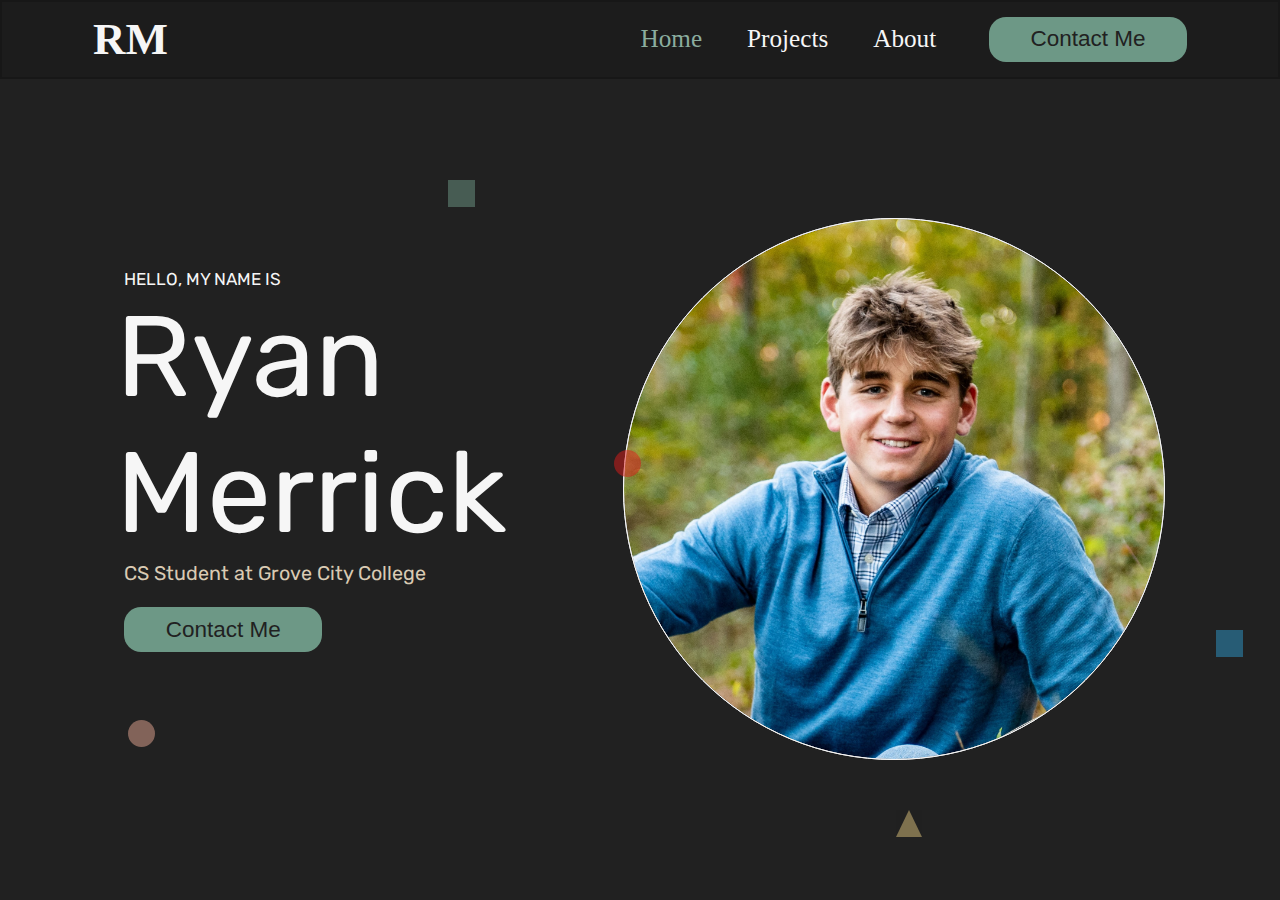
<file: index.html>
<!DOCTYPE html>
<html lang="en">
<head>
    <meta charset="UTF-8">
    <meta name="viewport" content="width=device-width, initial-scale=1.0">
    <link rel="stylesheet" href="style.css">
    <link href='https://fonts.googleapis.com/css?family=Rubik' rel='stylesheet'>
    <script src="script.js"></script> <!-- Load script.js -->
    <title>Homepage</title>

</head>
<body>
    
    <div class="navigationBar">
        <div class="logo">
            <h1>RM</h1>
        </div>
        <div class="hamburger" onclick="toggleDropdown()">☰</div>
        <div class="tabs" id="tabsDropdown">
            <a href="" id="home">Home</a>
            <a href="/Projects/" id="projects">Projects</a>
            <a href="/about/" id="about">About</a>
            <a href="mailto:ryan@merrick.live">
                <button class="contactMe" href="mailto:ryan@merrick.live">Contact Me</button>
            </a>
        </div>

    </div>
    <div class="homePageContainer">
        <div class="intro">
            
            <p class="smallIntro">HELLO, MY NAME IS</p>
            <p class="name">Ryan</p>
            <p class="name">Merrick</p>
            <p class="bio">CS Student at Grove City College</p>
            <a href="mailto:ryan@merrick.live">
                <button class="contactMe" href="mailto:ryan@merrick.live">Contact Me</button>
            </a>
            


        </div>
        <div class="headshot">
            <img class="headshot" src="headshot.jpeg">

        </div>
        



    </div>
    <div class="square" id="square"></div>
    <div class="circle"></div>
    <div class="triangle"></div>
    <div class="square2"></div>
    <div class="circle2"></div>



    
</body>
</html>
</file>
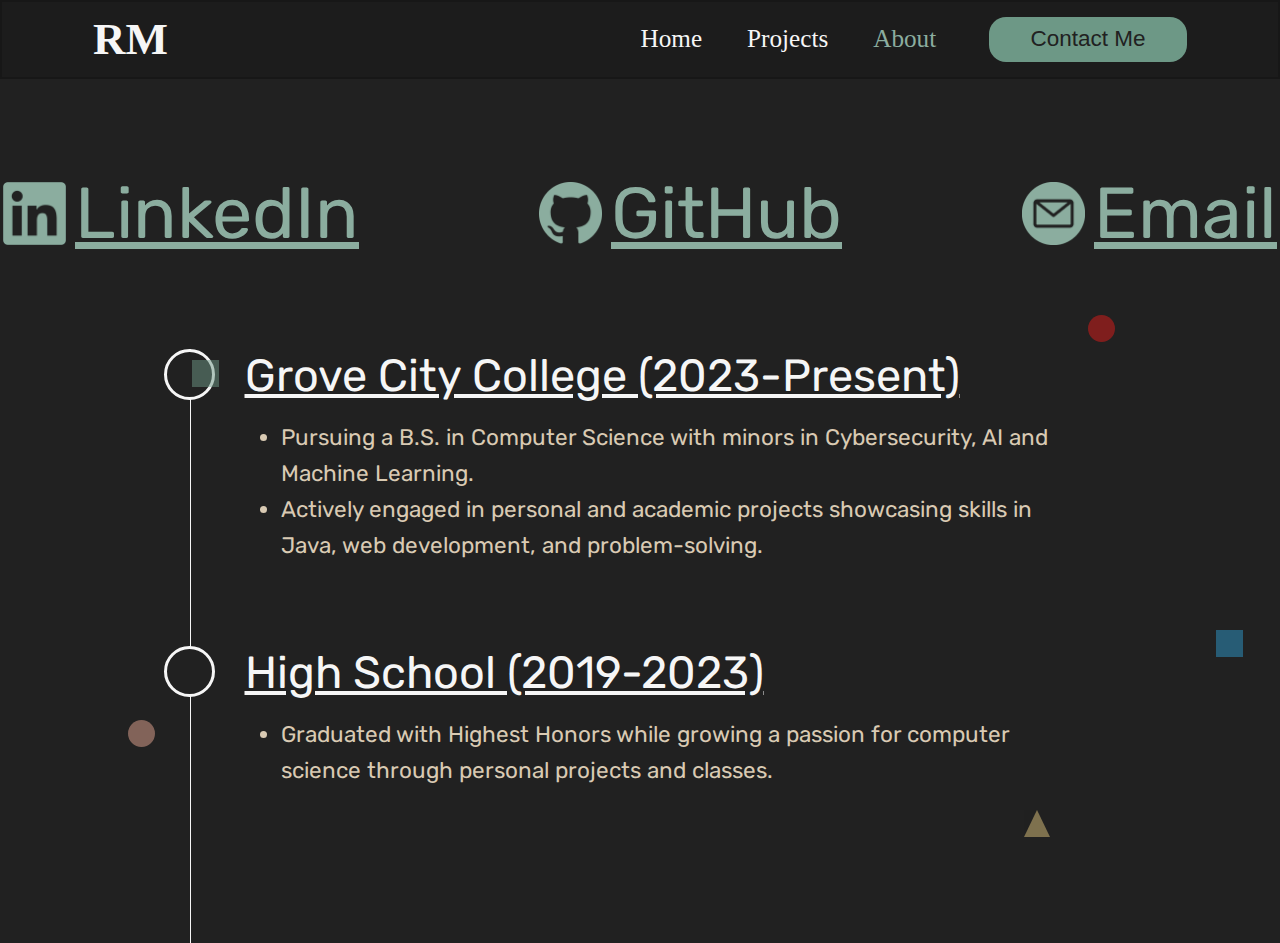
<file: about/index.html>
<!DOCTYPE html>
<html lang="en">
<head>
    <meta charset="UTF-8">
    <meta name="viewport" content="width=device-width, initial-scale=1.0">
    <link rel="stylesheet" href="style.css">
    <link href='https://fonts.googleapis.com/css?family=Rubik' rel='stylesheet'>
    <script src="script.js"></script> <!-- Load script.js -->
    <title>About</title>
    
</head>
<body>
    <div class="navigationBar">
        <div class="logo">
            <h1>RM</h1>
        </div>
        <div class="hamburger" onclick="toggleDropdown()">☰</div>
        <div class="tabs" id="tabsDropdown">
            <a href="/" id="home">Home</a>
            <a href="/Projects/" id="projects">Projects</a>
            <a href="/about/" id="about">About</a>
            <a href="mailto:ryan@merrick.live">
                <button class="contactMe" href="mailto:ryan@merrick.live">Contact Me</button>
            </a>
        </div>

    </div>
    
    <div class="aboutPageContainer">
        <div class="accounts">
            <div class="account-item">
                <img class="accountLogo" src="LinkedInLogo.png" alt="LinkedInLogo">
                <a href="https://www.linkedin.com/in/ryan-merrick-w/">LinkedIn</a>

            </div>
            
            <div class="account-item">
                <img class="accountLogo" src="GitHubLogo.png" alt="GitHubLogo">
                <a href="https://github.com/ryanwmerrick/ryanwmerrick.github.io">GitHub</a>

            </div>
            <div class="account-item">
                <img class="accountLogo" src="EmailLogo.png" alt="EmailLogo">
                <a href="mailto:ryan@merrick.live"> Email</a>

            </div>
        </div>
        <div class="history">
            <div class="event">
                <div class="circleBullett">

                </div>
                <p class="eventLabel">Grove City College (2023-Present)</p> 
                <ul class="eventDescription"> 
                    <li>Pursuing a B.S. in Computer Science with minors in Cybersecurity, AI and Machine Learning.</li>
                    <li>Actively engaged in personal and academic projects showcasing skills in Java, web development, and problem-solving.</li>
                </ul>
        
            </div>
            <div class="event">
                <div class="circleBullett">

                </div>
                <p class="eventLabel">High School (2019-2023)</p> 
                <ul class="eventDescription"> 
                    <li>Graduated with Highest Honors while growing a passion for computer science through personal projects and classes.</li>
                </ul>
            </div>
        </div>
    </div>
    <div class="square" ></div>
    <div class="circle" ></div>
    <div class="triangle"></div>
    <div class="square2"></div>
    <div class="circle2" id="circle"></div>
    
</body>
</html>
</file>
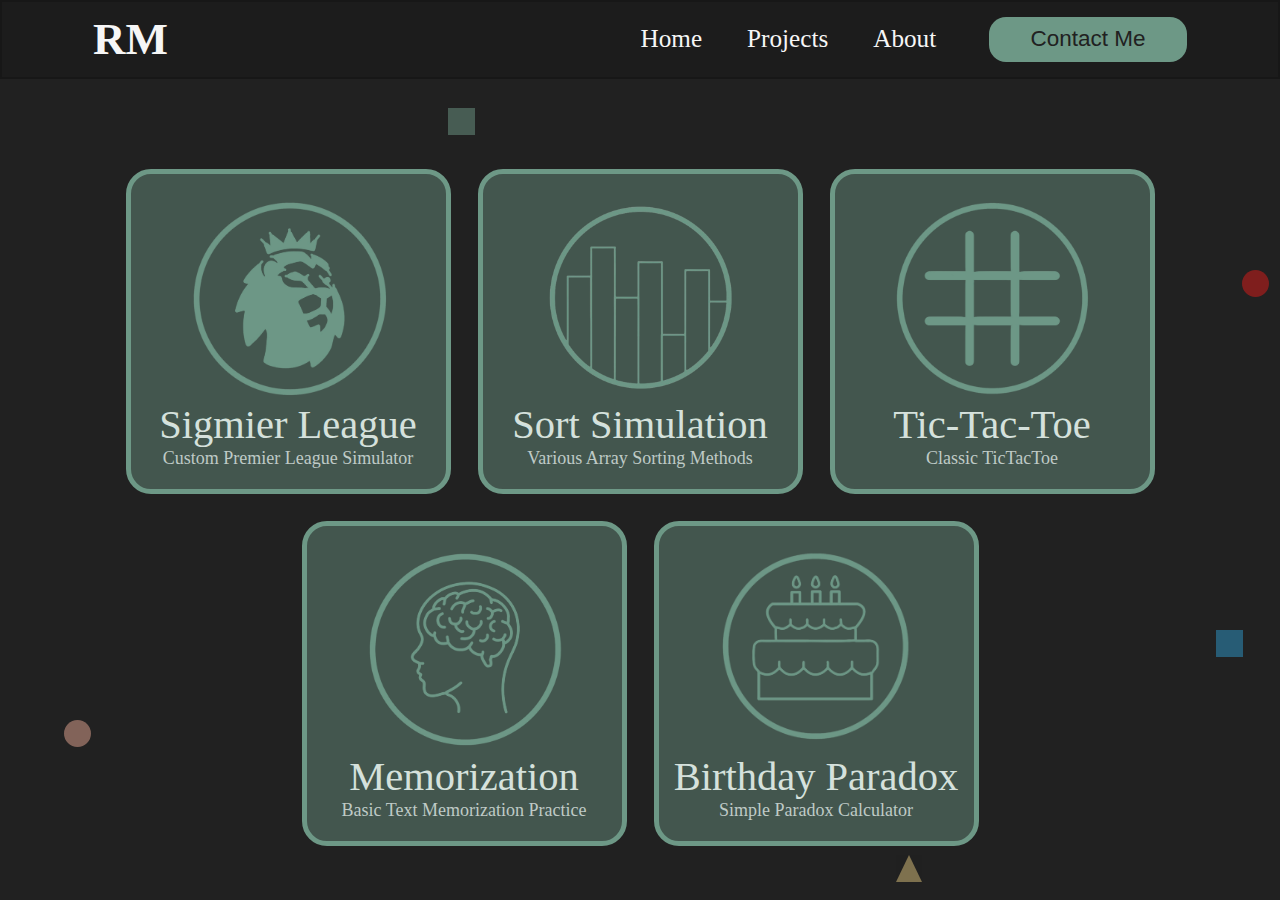
<file: Projects/index.html>
<!DOCTYPE html>
<html lang="en">
<head>
    <meta charset="UTF-8">
    <meta name="viewport" content="width=device-width, initial-scale=1.0">
    <link rel="stylesheet" href="style.css">
    <link href='https://fonts.googleapis.com/css?family=Rubik' rel='stylesheet'>
    <script src="script.js"></script>

    <title>Projects</title>
    
</head>
<body>

    <div class="navigationBar">
        <div class="logo">
            <h1>RM</h1>
        </div>
        <div class="hamburger" onclick="toggleDropdown()">☰</div>
        <div class="tabs" id="tabsDropdown">
            <a href="/" id="home">Home</a>
            <a href="/Projects/" id="projects">Projects</a>
            <a href="/about/" id="about">About</a>
            <a href="mailto:ryan@merrick.live">
                <button class="contactMe" id="contactMeSmall" href="mailto:ryan@merrick.live">Contact Me</button>
            </a>
        </div>

    </div>
    

    <div class="projectContainer">

        <a class="project" href="sigmierLeague/">
            <img class="projectLogo" src="logos/sigmier.png" >
            <p class="projectLabel">Sigmier League</p>
            <p class="projectDescription">Custom Premier League Simulator</p>
        </a>

        <a class="project" href="sorting/">
            <img class="projectLogo" src="logos/sorting.png" >
            <p class="projectLabel">Sort Simulation</p>
            <p class="projectDescription">Various Array Sorting Methods</p>
        </a>

        <a class="project" href="tictactoe/">

            <img class="projectLogo" src="logos/tictactoe.png" >
            <p class="projectLabel"> Tic-Tac-Toe</p>
            <p class="projectDescription">Classic TicTacToe</p>

        </a>
        <a class="project" href="memorization/">
            <img class="projectLogo" src="logos/memory.png" >
            <p class="projectLabel">Memorization</p>
            <p class="projectDescription">Basic Text Memorization Practice</p>
        </a>
        <a class="project" href="birthdaycalc/">
            <img class="projectLogo" src="logos/birthday.png" >
            <p class="projectLabel">Birthday Paradox</p>
            <p class="projectDescription">Simple Paradox Calculator</p>
        </a>
        
        
    </div>
    <div class="square" id="square"></div>
    <div class="circle"></div>
    <div class="triangle"></div>
    <div class="square2"></div>
    <div class="circle2"></div>
    

</body>
</html>
</file>
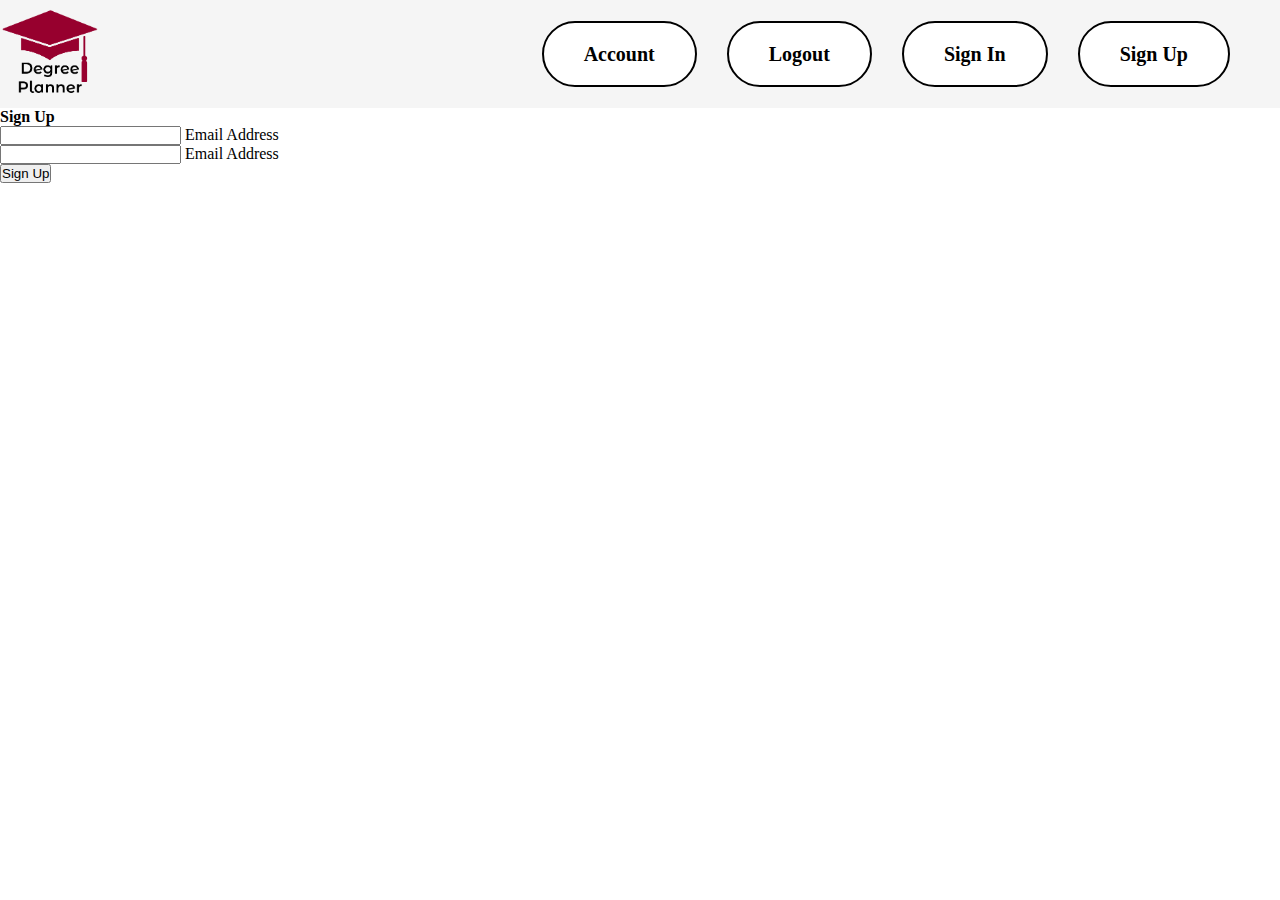
<file: Projects/majorplanner/index.html>
<!DOCTYPE html>
<html lang="en">
<head>
    <meta charset="UTF-8">
    <meta name="viewport" content="width=device-width, initial-scale=1.0">
    <link rel="stylesheet" href="style.css">
    

    
    <title>Major Planner GCC</title>
</head>
<body>

    <div class="nav_bar_container">
        <!-- logo -->
        <a href="#">
            <img class="logo" src="logo.png" alt="Degree Planner">
        </a>
        <!-- tabs -->
        <ul class="tabs">
            <li class="logged-in">
                <a href="#" class="modal-trigger" data-target="modal-account">Account</a>
            </li>
            <li class="logged-in">
                <a href="#" class="modal-trigger" data-target="modal-logout">Logout</a>
            </li>
            <li class="logged-out">
                <a href="#" class="modal-trigger" data-target="modal-signin">Sign In</a>
            </li>
            <li class="logged-out">
                <a href="#" class="modal-trigger" data-target="modal-signup">Sign Up</a>
            </li>
            
        </ul>

    </div>
    <!-- SIGN UP MODAL -->
     <div id="modal-signup" class="modal">
        <div class="modal-content">
            <h4>Sign Up</h4>
            <form id="sign-up-form">
                <!-- Email Box -->
                <div class="input-box">
                    <input type="email" id="sign-up-email" required>
                    <label for="sign-up-email">Email Address</label>
                </div>
                <!-- Password Box -->
                <div class="input-box">
                    <input type="email" id="sign-up-password" required>
                    <label for="sign-up-password">Email Address</label>
                </div>

            </form>
            <button>Sign Up</button>

        </div>
    
    </div>
    
     <!-- LOGIN MODAL -->
    <div id="modal-signin" class="modal" style="display: none;">
        <div class="modal-content">
            <h4>Sign In</h4>
            <form id="sign-up-form">
                <!-- Email Box -->
                <div class="input-box">
                    <input type="email" id="sign-in-email" required>
                    <label for="sign-in-email">Email Address</label>
                </div>
                <!-- Password Box -->
                <div class="input-box">
                    <input type="email" id="sign-in-password" required>
                    <label for="sign-in-password">Email Address</label>
                </div>

            </form>
            <button>Sign In</button>

        </div>


    </div>
     
    
    <!-- Import Materialize JS (at the end of the body) -->
    <script src="https://cdnjs.cloudflare.com/ajax/libs/materialize/1.0.0/js/materialize.min.js"></script>

    <script>
        document.addEventListener("DOMContentLoaded", function() {
            // Initialize all modals
            var modals = document.querySelectorAll('.modal');
            M.Modal.init(modals);
        });
    </script>

     
    
    

</body>
</html>
</file>
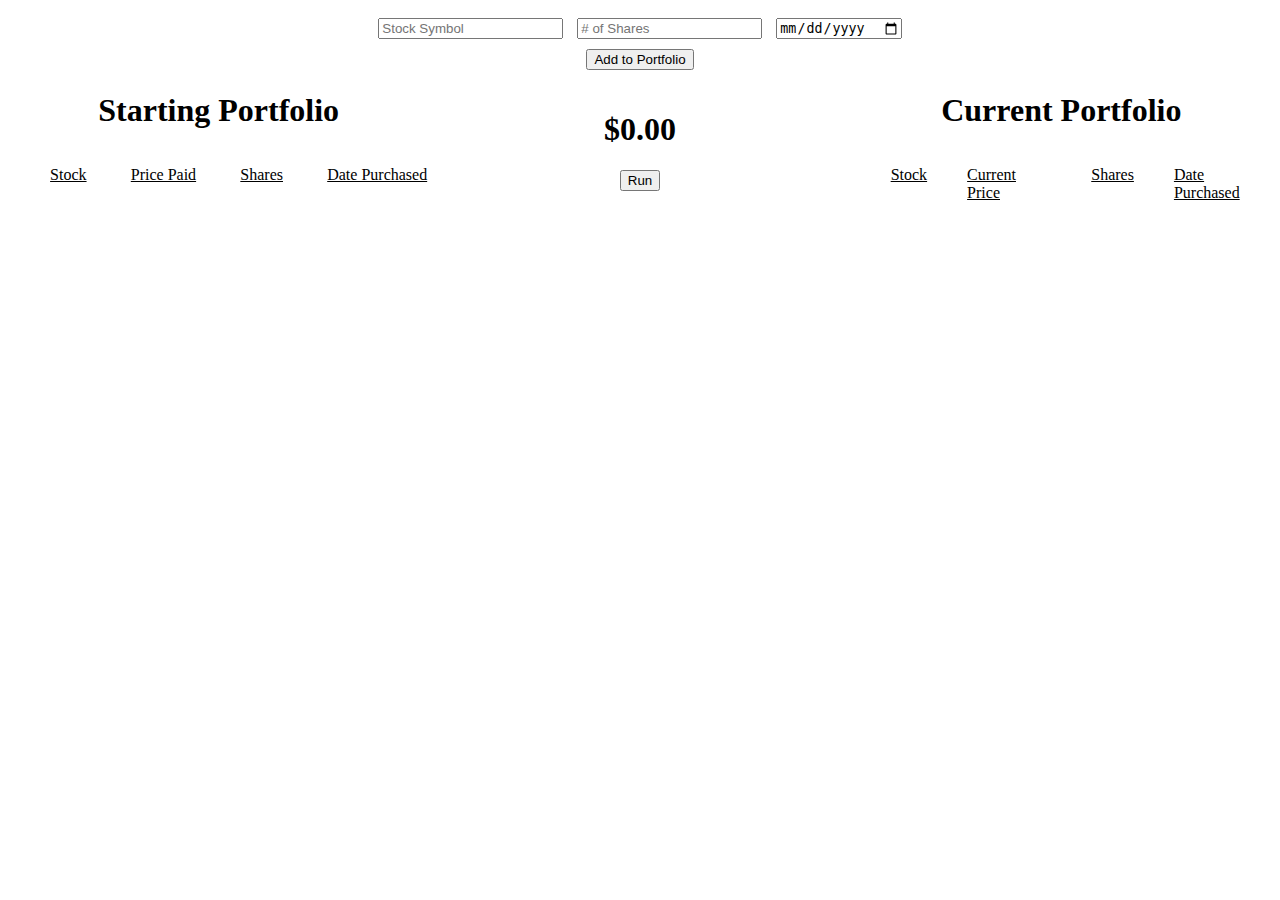
<file: Projects/marketsimulator/index.html>
<!DOCTYPE html>
<html lang="en">
<head>
    <meta charset="UTF-8">
    <meta name="viewport" content="width=device-width, initial-scale=1.0">
    <link rel="stylesheet" href="style.css">
    <script src="script.js" defer></script>
    <title>Stock Market Simulator</title>
</head>
<body>
    <div class="addStock">
        <div>
            <!-- Input Stock Text Box -->
            <input type="text" placeholder="Stock Symbol" size="20" name="stock" id="stock">
            
            <!-- Input Number of Shares Box -->
            <input type="number" placeholder="# of Shares" size="10"name="shares" id="shares">

            <!-- Input Purchase Date Box -->
            <input type="date" placeholder="Date of Purchase" size="15" name="date" id="date">

        </div>
        <div>
            <!-- Submit data in boxes button -->
            <input type="submit" value="Add to Portfolio" id="add" onclick="addToPortfolio()">
        </div>
    </div>  


    
    
    <div class="changingContainer">

        <!-- LEFT SIDE OF SCREEN with all the lists within the portfolio including stock symbols, shares, and dates purchased-->
        <div class="portfolioContainer">
            <!-- "Portfolio" Label on left side of screen -->
            <div id="portfolioHeader">
                <h1>Starting Portfolio</h1>
            </div>
            <div class="portfolioData">
                <ul id="stockList">
                    <li><u>Stock</u></li>
                </ul>
                <ul id="priceList">
                    <li><u>Price Paid</u></li>
                </ul>
                <ul id="sharesList">
                    <li><u>Shares</u></li>
                </ul>
                <ul id="datesList">
                    <li><u>Date Purchased</u></li>
                </ul>
            </div>
        </div>
        <!-- CENTER OF SCREEN with the money information -->
        <div class="moneyContainer">
                <h1 id="money">$0.00</h1>
                <input type="submit" value="Run" id="run" onclick="updatePortfolio()">
        </div>
        <!-- Submit data in boxes button -->
        


        <!-- RIGHT SIDE OF SCREEN with all the lists within the portfolio including stock symbols, shares, and dates purchased-->
        <div class="portfolioContainer">
            <!-- "Portfolio" Label on left side of screen -->
            <div id="portfolioHeader">
                <h1>Current Portfolio</h1>
            </div>
            <div class="portfolioData">
                <ul id="newStockList">
                    <li><u>Stock</u></li>
                </ul>
                <ul id="newPriceList">
                    <li><u>Current Price</u></li>
                </ul>
                
                <ul id="newSharesList">
                    <li><u>Shares</u></li>
                </ul>

                <ul id="newDatesList">
                    <li><u>Date Purchased</u></li>
                </ul>
            </div>
        </div>
    </div>  

    
    
</body>
</html>
</file>
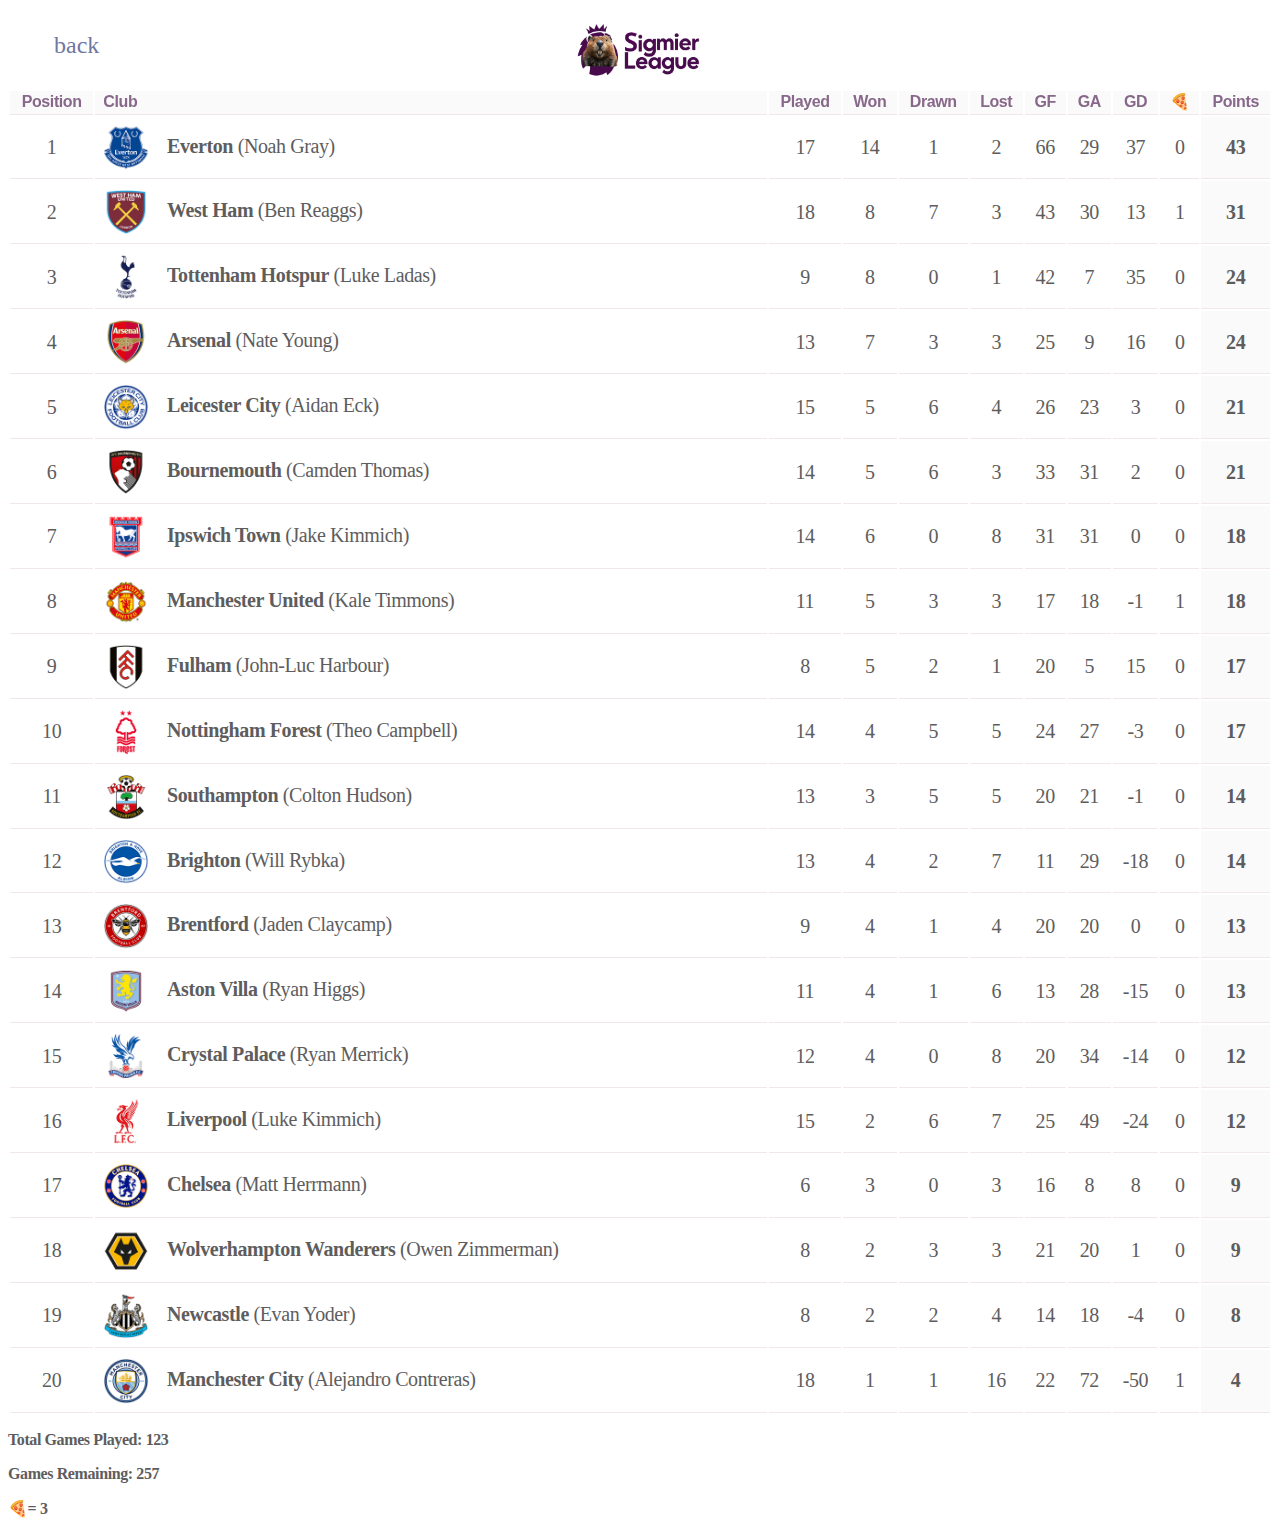
<file: Projects/sigmierLeague/index.html>
<!DOCTYPE html>
<html lang="en">
<head>
    <meta charset="UTF-8">
    <meta name="viewport" content="width=device-width, initial-scale=1.0">
    <link rel="stylesheet" href="style.css">
    <script src="script.js" defer></script>
    <title>Sigmier League</title>
</head>
<body>
    <!-- Back Button -->
    <a class="backButton" href="../index.html">back</a>
    <!-- Back Button -->
    <div class="table-wrapper">
        <img class="leagueLogo"src="images/SigmierLeagueLogo.png" alt="League Logo">
        
        <table class="leaderboard">
            <thead class="topRow">
                <tr>
                    <th>Position</th>
                    <th class="club" > Club</th>
                    <th>Played</th>
                    <th>Won</th>
                    <th>Drawn</th>
                    <th>Lost</th>
                    <th>GF</th>
                    <th>GA</th>
                    <th>GD</th>
                    <th>🍕</th>
                    <th class="points" id="points_label">Points</th>
                </tr>
                
            </thead>
        </table>
        <h3 class="numGames"></h3>
        <h3 class="numRemaining"></h3>
        <h3 class="zaCount"></h3>

    </div>
    
</body>
</html>
</file>
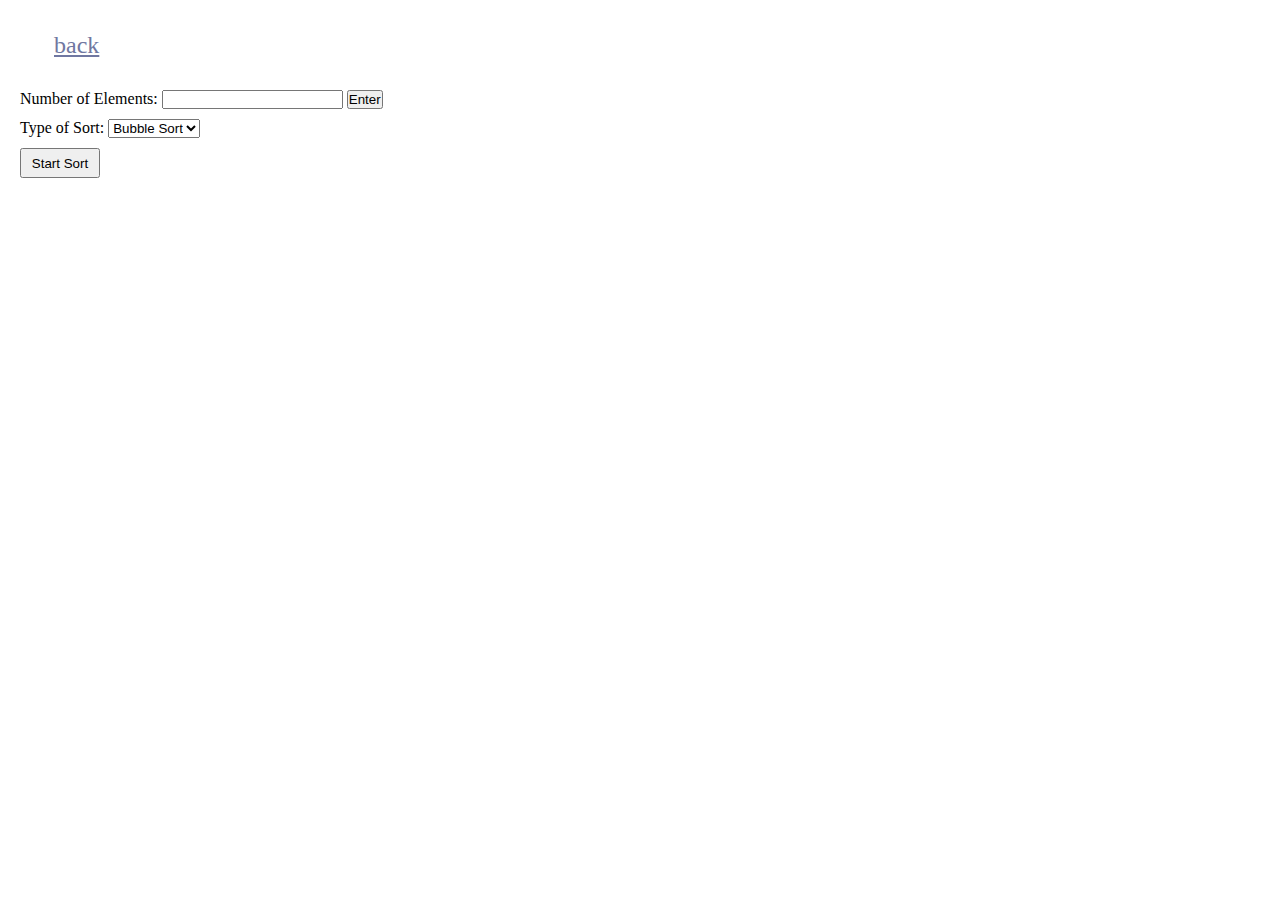
<file: Projects/sorting/index.html>
<!DOCTYPE html>
<html lang="en">
<head>
    <meta charset="UTF-8">
    <meta name="viewport" content="width=device-width, initial-scale=1.0">
    <link rel="stylesheet" href="style.css">
    <script src="script.js" defer></script>
    <title>Sorting</title>
</head>
<body>
    <!-- Back Button -->
    <a class="backButton" href="../index.html">back</a>
    <!-- Back Button -->


    <div class="inputContainer">
        <!-- Number of Elements input Line -->
        <div class="numElementsContainer">
            <label for="numElements">Number of Elements:</label>
            <input type="text" id="numElements">
            <button onclick="makeRectangles()">Enter</button>
        </div>
        <!-- Choose type of Sort Drop Down -->
        <div class="sortSelectionContainer">
            <label for="sortSelection">Type of Sort:</label>
            <select name="sorts" id="sortSelection">
                <option value="bubbleSort">Bubble Sort</option>
                <option value="mergeSort">Merge Sort</option>
                
            </select>
        </div>
        <!-- Start sort -->
        <div class="startStopContainer">
            <button onclick="startSort()">Start Sort</button>
            <!-- <button>Pause Sort</button> -->
        
        </div>
        <!-- <div class="speedContainer">
            <button>Slow Down</button>
            <button>Speed Up</button>
        </div> -->
        
    </div>

    
    <div class="rectangles">
    </div>


    
</body>
</html>
</file>
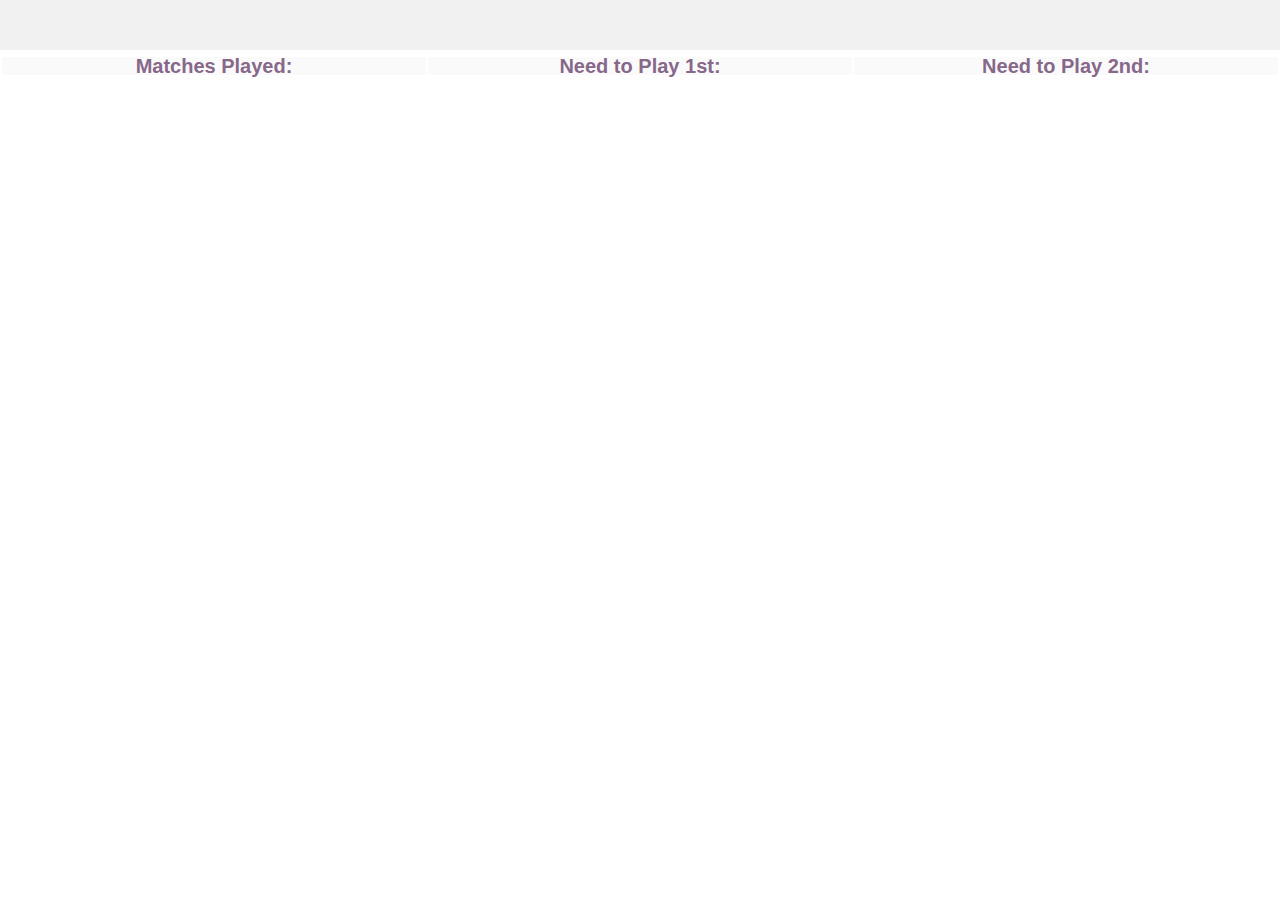
<file: Projects/sigmierLeague/clubPage/index.html>
<!DOCTYPE html>
<html lang="en">
<head>
    <meta charset="UTF-8">
    <meta name="viewport" content="width=device-width, initial-scale=1.0">
    <title>Club Info</title>
    <link rel="stylesheet" href="style.css">
    <script src="../script.js" defer></script>
</head>
<body onload="getURLParam('team')" >
    <div>
    <div class="clubInfo">
    </div>

   
    <table class="infoTable">

        <thead>
            <tr class="topRow">
                <th class="matchesCol">Matches Played:</th>
                <th class="needPlayCol">Need to Play 1st:</th>
                <th class="needPlayCol">Need to Play 2nd:</th>
            </tr>


        </thead>
    </table>

    
</body>
</html>
</file>
<file: style.css>
/* NAVIGATION BAR */
*{
    padding: 0;
    margin: 0;

    background-color: #212121;
}
.navigationBar{
    height: 8.3vh;
    display: flex;
    justify-content: space-between;
    padding: 0px 10.1vh;

    background-color: #1c1c1c;
    border: 2px solid #171717;
}
.logo{
    display: flex;
    align-items: center;

    color: #F6F6F6;
    background-color: #1c1c1c;
}
.logo h1{
    background-color: #1c1c1c;
    font-size: 5vh;

    
}
.tabs{
    display:flex;
    justify-content: space-evenly;
    align-items: center;
    gap: 5vh;

    background-color: #1c1c1c;

}
.tabs a{
    text-decoration: none;
    background-color: #1c1c1c;
    color: #F6F6F6;
    font-size: 2.8vh;
}
.tabs a:hover{
    color: #6D9886;
}
.contactMe{
    width: 22vh;
    height: 5vh;
    display: inline-flex;
    align-items: center;
    justify-content: center;
    border-radius: 1.9vh;
    margin-left: 0.88vh;

    background-color: #6D9886;
    color: #212121;
    font-size: 2.5vh;
    border: none;
    
}
.contactMe:hover{
    background-color: #8bad9f;
}

.hamburger{
    display: none;
    font-size: 4vh;
    color: #F6F6F6;
    cursor: pointer;
    background-color: #1c1c1c;

}

/* NAVIGATION BAR */

#home{

    color: #8bad9f;
}


.homePageContainer{
    height: calc(100vh - 8.89vh);
    display: flex;
    justify-content: space-evenly;
    align-items: center;
    
}
.intro{

    display: flex;
    flex-direction: column;
    padding-bottom: 6.3vh;
    
    
}

.smallIntro{
    color:#F6F6F6;
    font-family: 'Rubik';

    padding-left: 0.88vh;
    font-size: 1.9vh;
    
}
.name{
    color: #F6F6F6;
    font-family: 'Rubik';
    font-size: 12.7vh;
}
.bio{
    padding-bottom: 2.5vh;
    padding-left: 0.88vh;
    color: #D9CAB3;
    font-family: 'Rubik';
    font-size: 2.2vh;
}


.headshot{
    width: 60vh;
    height: 60vh;
    border-radius: 50%;
    outline: 1px solid #F6F6F6;

}
.square{
    position: fixed;
    top: 20%;
    left: 35%;
    width: 3vh;
    height: 3vh;
    background-color: #6D9886;
    opacity: 50%;
    
}
.circle{
    position: fixed;
    top: 80%;
    left:10%;
    border-radius: 50%;
    width: 3vh;
    height:3vh;

    background-color: #e4a691;
    opacity: 50%;
}

.triangle{
    position: fixed;
    top: 90%;
    left: 70%;
    width: 0; /* Set width to 0 because the size is defined by borders */
    height: 0; /* Set height to 0 */
    border-left: 1.5vh solid transparent;
    border-right: 1.5vh solid transparent;
    border-bottom: 3vh solid #DCC17C;
    opacity: 50%;
}
.square2{
    position: fixed;
    top: 70%;
    left: 95%;
    width: 3vh;
    height: 3vh;
    background-color: #2D97C9;
    opacity: 50%;

}
.circle2{
    position: fixed;
    top: 50%;
    left:48%;
    border-radius: 50%;
    width: 3vh;
    height:3vh;

    background-color: #dd1c1a;
    opacity: 50%;

}


/* FOR MOBILE DEVICE */

@media only screen and (max-width: 760px) {

    /* Responsive styles for larger screens (tablets and desktops) */
        
        .logo{
            padding-left: 2vh;
        }
    
        .navigationBar {
            width: 99%;
            display: flex;
            flex-direction: row;
            justify-content: space-between;
            padding: 0;
            
    
        }
        .tabs{
            display: none; /* Hidden by default */
            position: absolute;
            top: 8.8vh; 
            right: 0.4vh;
            flex-direction: column;
            gap:2vh;
            
            
            background-color: #1c1c1c;
            border-top: 1px solid #171717;
            padding: 1vh;
            
            
            
        }
        .tabs a, .tabs button {
            font-size: 2.5vh;
            width: 100%;
            display: flex;
            justify-content: center;
        }
    
        .hamburger {
            padding-right: 2vh;
            display: flex; 
            align-items: center;
            justify-content: center; 
        }
      
    
        .homePageContainer{
            width: 100%;
            display: flex;
            flex-direction: column;
            justify-content: space-evenly;
            
            
        }
        .intro {
            width: 90%; 
            padding-bottom: 0vh;
           
        }
    
        .headshot {
            width: 35vh; 
            height: 35vh;
            z-index: 1;
        }
        .square{
    
            left: 75%;
        }
        .triangle{
    
            left: 75%;
            z-index: 0;
        }
        .circle2{
            top: 55%;
            left: 60%;
        }
        
    }
</file>
<file: about/style.css>
*{
    padding: 0;
    margin: 0;

    background-color: #212121;
}

/* Navigation Bar */
.navigationBar{
    height: 8.3vh;
    display: flex;
    justify-content: space-between;
    padding: 0vh 10.1vh;

    background-color: #1c1c1c;
    border: 2px solid #171717;
}
.logo{
    display: flex;
    align-items: center;

    color: #F6F6F6;
    background-color: #1c1c1c;
}
.logo h1{
    background-color: #1c1c1c;
    font-size: 5vh;

    
}
.tabs{
    display:flex;
    justify-content: space-evenly;
    align-items: center;
    gap: 5vh;

    background-color: #1c1c1c;

}
.tabs a{
    text-decoration: none;
    background-color: #1c1c1c;
    color: #F6F6F6;
    font-size: 2.8vh;
}
.tabs a:hover{
    color: #6D9886;
}
.contactMe{
    width: 22vh;
    height: 5vh;
    display: inline-flex;
    align-items: center;
    justify-content: center;
    border-radius: 1.9vh;
    margin-left: 0.88vh;

    background-color: #6D9886;
    color: #212121;
    font-size: 2.5vh;
    border: none;
    
}
.contactMe:hover{
    background-color: #8bad9f;
}

.hamburger{
    display: none;
    font-size: 4vh;
    color: #F6F6F6;
    cursor: pointer;
    background-color: #1c1c1c;

}

#about{
    color:#8bad9f;
}
/* NAVIGATION BAR END */


.aboutPageContainer{
    
    display: flex;
    flex-direction: column;
    justify-content: center;
    align-items: center;
    
}
.accounts{
    height:30vh;
    width: 100vh;
    display: flex;
    gap: 20vh;
    justify-content: center;
    
    
    align-items: center;
    
    

}

.account-item{
    display: flex;
    align-items: center;
    justify-content: center;
    
    
    font-family: 'Rubik';
    font-size: 8vh;
    text-align: center;
    
}
.account-item a{
    color: #8bad9f;
}
.account-item a:hover{
    color: #6D9886;
}
.accountLogo{
    width: 7vh;
    height: 7vh;
    margin-right: 1vh;
}
.emailLogo{
    width: 5vh;
    height: 5vh;
}

.event{
    width: 100vh;
    height: 33vh;
    border-left: 0.2vh solid #F6F6F6;
    position: relative;
}
.circleBullett{
    border: 0.4vh solid #F6F6F6;
    width: 5vh;
    height: 5vh;
    border-radius: 50%;

    position: absolute;
    top: 0;
    left: -2.9vh;


}
.eventLabel{
    padding-top: 0vh;
    padding-left: 6vh;
    color: #F6F6F6;
    font-family: 'Rubik';
    font-size: 5vh;
    text-decoration: underline;
}
.eventDescription{
    padding-top: 2vh;
    padding-left: 10vh;
    color: #D9CAB3;
    font-family: 'Rubik';
    font-size: 2.5vh;
    line-height: 4vh; 

}

.square{
    position: fixed;
    top: 40%;
    left: 15%;
    width: 3vh;
    height: 3vh;
    background-color: #6D9886;
    opacity: 50%;
    
}
.circle{
    position: fixed;
    top: 80%;
    left:10%;
    border-radius: 50%;
    width: 3vh;
    height:3vh;

    background-color: #e4a691;
    opacity: 50%;
}

.triangle{
    position: fixed;
    top: 90%;
    left: 80%;
    width: 0; /* Set width to 0 because the size is defined by borders */
    height: 0; /* Set height to 0 */
    border-left: 1.5vh solid transparent;
    border-right: 1.5vh solid transparent;
    border-bottom: 3vh solid #DCC17C;
    opacity: 50%;
}
.square2{
    position: fixed;
    top: 70%;
    left: 95%;
    width: 3vh;
    height: 3vh;
    background-color: #2D97C9;
    opacity: 50%;

}
.circle2{
    position: fixed;
    top: 35%;
    left:85%;
    border-radius: 50%;
    width: 3vh;
    height:3vh;

    background-color: #dd1c1a;
    opacity: 50%;

}

/* FOR MOBILE DEVICE */

@media only screen and (max-width: 760px) {
    html, body{
        overflow-x: hidden;
    }
    .logo {
        padding-left: 2vh;
    }
    .navigationBar {
        width: 100%;
        display: flex;
        flex-direction: row;
        justify-content: space-between;
        padding: 0;
    }
    .tabs {
        display: none; /* Hidden by default */
        position: absolute;
        top: 8.8vh;
        right: 0.4vh;
        flex-direction: column;
        gap: 2vh;
        background-color: #1c1c1c;
        border-top: 1px solid #171717;
        padding: 1vh;
    }
    .tabs a {
        font-size: 2.5vh;
        width: 100%;
        display: flex;
        justify-content: center;
    }
    .hamburger {
        padding-right: 2vh;
        display: flex;
        align-items: center;
        justify-content: center;
    }
    .aboutPageContainer {
        width: 95%; /* Adjust width slightly larger for small screens */
        padding: 2vh; /* Adding padding to ensure content spacing */
        display: flex;
        flex-direction: column;
        align-items: center;
        margin: auto; /* Center the container */
        overflow-x: hidden;
    }
    .accounts {
        width: 100%; /* Full width for row layout */
        display: flex;
        flex-direction: column; /* Column layout for small screens */
        align-items: center;
        gap: 2vh;
    }
    .account-item {
        font-size: 3vh; /* Reduced font size */
        margin-bottom: 1vh; /* Adding space between items */
    }
    .accountLogo {
        width: 5vh; /* Reduced logo size */
        height: 5vh;
    }
    .event {
        width: 100%;
        height: auto;
        border: none;
    }
    .circleBullett {
        width: 4vh; /* Reduced bullet size */
        height: 4vh;
        left: 0vh; /* Adjusted left positioning */
    }
    .eventLabel {
        font-size: 4vh; /* Reduced event label font size */
    }
    .eventDescription {
        font-size: 2vh; /* Reduced description font size */
    }
    .square{
        top: 60vh;
        left: 5vh;
    }
    .circle{
        top: 90vh;
        left: 3vh;
    }
    .triangle{
        left: 53vh;
        z-index: auto;
    }
    .square2{
        left: 54vh;
    }
    .circle2{
        top: 20vh;
        left:  45vh;
    }
}
</file>
<file: Projects/style.css>
*{
    padding: 0;
    margin: 0;
    background-color: #212121;
}

/* NAVIGATION BAR */

.navigationBar{
    height: 8.3vh;
    display: flex;
    justify-content: space-between;
    padding: 0px 10.1vh;

    background-color: #1c1c1c;
    border: 2px solid #171717;
    z-index: 2;
}
.logo{
    display: flex;
    align-items: center;

    color: #F6F6F6;
    background-color: #1c1c1c;
}
.logo h1{
    background-color: #1c1c1c;
    font-size: 5vh;

    
}
#tabsDropdown{
    z-index: 2;

}
.tabs{
    display:flex;
    justify-content: space-evenly;
    align-items: center;
    gap: 5vh;

    background-color: #1c1c1c;

}
.tabs a{
    text-decoration: none;
    background-color: #1c1c1c;
    color: #F6F6F6;
    font-size: 2.8vh;
}
.tabs a:hover{
    color: #6D9886;
}
.contactMe{
    width: 22vh;
    height: 5vh;
    display: inline-flex;
    align-items: center;
    justify-content: center;
    border-radius: 1.9vh;
    margin-left: 0.88vh;

    background-color: #6D9886;
    color: #212121;
    font-size: 2.5vh;
    border: none;
    
}
.contactMe:hover{
    background-color: #8bad9f;
}

.hamburger{
    display: none;
    font-size: 4vh;
    color: #F6F6F6;
    cursor: pointer;
    background-color: #1c1c1c;

}

/* NAVIGATION BAR */

.projectContainer{
    display: flex;
    flex-wrap: wrap;
    
    align-items: center;
    justify-content: center;
    gap: 3vh;        
    margin-top: 10vh;

}

.project{
    display: flex;
    align-items: center;
    justify-content: center;
    flex-direction: column;
    

    font: 'Rubik';
    color: #d5e1dc;
    text-decoration: none;
    border: 5px solid #6D9886;
    border-radius: 25px;
    background-color: #43564E;
    
    z-index: 1;
    min-width: 35vh;
    /* height: 35vh; */
    aspect-ratio: 1;

}
.project:hover,
.project:hover .projectLogo, 
.project:hover .projectLabel, 
.project:hover .projectDescription {
    background-color: #547768;
}

.projectLogo{
    width:23vh;
    background-color: #43564E;
    
}
.projectLabel{
    font: 'Rubik';
    font-size: 4.5vh;
    background-color: #43564E;
}
.projectDescription{
    font: 'Rubik';
    font-size: 2vh;
    
    background-color: #43564E;
    color: #bfcac6;
}

.square{
    position: fixed;
    top: 12%;
    left: 35%;
    width: 3vh;
    height: 3vh;
    background-color: #6D9886;
    opacity: 50%;
    
}
.circle{
    position: fixed;
    top: 80%;
    left:5%;
    border-radius: 50%;
    width: 3vh;
    height:3vh;

    background-color: #e4a691;
    opacity: 50%;
}

.triangle{
    position: fixed;
    top: 95%;
    left: 70%;
    width: 0; /* Set width to 0 because the size is defined by borders */
    height: 0; /* Set height to 0 */
    border-left: 1.5vh solid transparent;
    border-right: 1.5vh solid transparent;
    border-bottom: 3vh solid #DCC17C;
    opacity: 50%;
}
.square2{
    position: fixed;
    top: 70%;
    left: 95%;
    width: 3vh;
    height: 3vh;
    background-color: #2D97C9;
    opacity: 50%;

}
.circle2{
    position: fixed;
    top: 30%;
    left:97%;
    border-radius: 50%;
    width: 3vh;
    height:3vh;

    background-color: #dd1c1a;
    opacity: 50%;

}


/* FOR MOBILE DEVICE */

@media only screen and (max-width: 760px) {

    .logo{
        padding-left: 2vh;
    }


    .navigationBar {
        width: 99%;
        display: flex;
        flex-direction: row;
        justify-content: space-between;
        padding: 0;
        
    }

    .tabs{
        display: none;
        position: absolute;
        top: 8.8vh; 
        right: 0.4vh;
        flex-direction: column;
        gap:2vh;
        
        background-color: #1c1c1c;
        border-top: 1px solid #171717;
        padding: 1vh;

    }
    .tabs a, .tabs button {
        font-size: 2.5vh;
        width: 100%;
        display: flex;
        justify-content: center;
    }

    .hamburger {
        padding-right: 2vh;
        display: flex; 
        align-items: center; 
        justify-content: center;
    }

    .projectContainer{
        display: flex;
        flex-direction: column;
        align-items: center;
        gap: 3vh;        
        margin-top: 5vh;
        margin-bottom: 5vh;

    }

    .project{
        display: flex;
        align-items: center;
        justify-content: center;
        flex-direction: column;
        
        font: 'Rubik';
        color: #d5e1dc;
        border-width: 5px;
        border-radius: 25px;
        border-color: #6D9886;
        background-color: #43564E;

        min-width: 30vh;
        
        
        
       
    }
    .project:hover,
    .project:hover .projectLogo, 
    .project:hover .projectLabel, 
    .project:hover .projectDescription {
        background-color: #547768;
    }

    .projectLogo{
        width:23vh;
        background-color: #43564E;
        
        
    }
    .projectLabel{
        font: 'Rubik';
        font-size: 30px;
        background-color: #43564E;
    }
    .projectDescription{
        font: 'Rubik';
        font-size: 12px ;
        padding-top: 0vh;
        background-color: #43564E;
        color: #bfcac6;
    }

    #contactMeSmall{
        padding-left: 2vh;
        padding-right: 2vh;
    }

    .square2{
        left: 87%;
    }
    .triangle{
        top: 59%;
        left:40%;
    }


}
</file>
<file: Projects/majorplanner/style.css>
*{
    margin: 0;
    padding: 0;
    top: 0;
    left: 0;
}
.nav_bar_container{
    display: flex;
    align-items: center;
    background-color: #f5f5f5;
    justify-content: space-between;
    height:12vh;
    margin: 0;
    padding: 0;
}
.logo {
    height: 100%;
    max-height: 10vh; /* Prevent the logo from exceeding the navbar height */
    object-fit: contain;

}

.tabs{
    list-style: none;
    display: flex;
    gap: 30px;
    margin: 0;
    padding-right: 50px;
}
/* From Uiverse.io by sekaiking */ 
.tabs a {
    background-color: white;
    color: black;
    border-radius: 10em;
    font-size: 20px;
    font-weight: 600;
    padding: 1em 2em;
    cursor: pointer;
    transition: all 0.3s ease-in-out;
    border: 2px solid black;
    box-shadow: 0 0 0 0 black;
    text-decoration: none;
  }

.tabs a:hover {
transform: translateY(-4px) translateX(-2px);
box-shadow: 2px 5px 0 0 black;
}

.tabs a:active {
transform: translateY(2px) translateX(1px);
box-shadow: 0 0 0 0 black;
}

#signUpForm{
    width: 100%;
    height: 100%;
    text-align: center;
    flex-direction: column;
    position: fixed;
    display: flex;
    justify-content: center;
    align-items: center;
    margin: 0;
    padding: 0;
    
}
</file>
<file: Projects/marketsimulator/style.css>
body{
    
}
/* All the input information at the top */
#stock,#date{
    margin:10px;
}
.addStock{
    display: flex;
    flex-direction: column;
    justify-content: center;
    align-items: center;
}



/* Changing Info Container */
.changingContainer{
    display: flex;
    flex-direction: row;
    justify-content: space-between;
    width: 100%;

}


/* Starting Portfolio LEFT SIDE OF SCREEN */
#portfolioHeader{
    display: flex;
    justify-content: center;
}

.portfolioContainer{
    display: flex;
    flex-direction: column;
    justify-content: flex-start;

    width: 100%;
}
.portfolioData{
    display: flex;
    justify-content:space-around ;
    flex-direction: row;
    width: 100%;

}


/* Current Portfolio RIGHT SIDE OF SCREEN */
.updatedPortfolioContainer{
    display: flex;
    flex-direction: row;
    justify-content: flex-end;
    margin-top:0px;
    margin-right:200px;
    width: 100%;
}





#stockList, #priceList,#sharesList, #datesList,#newStockList, #newPriceList,#newSharesList, #newDatesList{
    list-style-type: none;
}

.moneyContainer{
    display: flex;
    flex-direction: column;
    justify-content: center;
    align-items: center;
    width: 100%;
    height: 100px;
    margin: 20px 0;
    
}
</file>
<file: Projects/sigmierLeague/style.css>
table{
    width: 100%;
    table-layout: auto;
    
}
.leaderboard{
    
    position: relative;
    text-align: center;
    font-size: 20px;
    letter-spacing: -0.4px;
    color: #5e5d5e;
    
    
}
.numGames,.numRemaining,.zaCount{
    font-size: 16px;
    letter-spacing: -0.4px;
    color: #5e5d5e;
    display: flex;
    align-items: center;
    justify-content: left;
    

}

.logo {
    
    width: 7%; 
    aspect-ratio: 1;

    display: inline-block; /* Ensures the image is inline with the text */
    vertical-align: middle;
    padding-right: 2%;
}
.leaderboard td, .leaderboard th {
    border-bottom: 1px solid #f2e6e6; /* Thin grey line */
}
.leagueLogo{
    display: block;
    margin-left: auto;
    margin-right: auto;
    align-items: center;
    height: 10%;
    width:10%;
    padding: 1%;

}

/* makes the points column darker */
.points {
      
    background: #FBFAFA; /* Match the table header background */
   
}

.topRow{
    /* font + text */
    font-family: Verdana, sans-serif;
    font-size: 16px;
    font-weight: 700;
    line-height: 40%;
    text-decoration: rgb(135,102,138);
    background-color: #FBFAFA;

    /* color + background */
    color: #87688A;

    position: sticky;
    top:0;
    background-color: #FBFAFA;
    
    
    
    
}


.club{
    text-align: left;
    overflow: hidden;

}
/* The links to the individual team website */
a{
    color: inherit;
    text-decoration: none;
    
}
a:hover{
    color: black;
    text-decoration: underline;

}
td, th {


    padding: 8px;
  }

  .backButton{
    position: absolute;
    left:5vh;
    top: 3vh;
    padding: 0.5vh 1vh;
    font-size: 1.5em;
    color:#7077A1
}
.backButton:hover{
    background-color: #424769;
    
    border-radius: 20%;
    text-decoration: none;

}

  




/* Ensure the table scrolls horizontally on smaller screens */
@media only screen and (max-width: 768px) {
    .leagueLogo{
    
        margin-left: auto;
        margin-right: auto;
        align-items: center;
        height: auto;
        width:25%;
        padding-bottom: 2%;
    
    }
    
    .table-wrapper {
        display: block;
        width: 100%;
        overflow-x: auto;  /* Allows horizontal scrolling */
        white-space: nowrap;  /* Prevents text wrapping in table cells */
        margin-top: 6vh;
    }

    table {
        width: 100%;  /* Ensures table takes full width */
        border-collapse: collapse;
        
    }

    th, td {
        padding: 10px;  /* Adds padding to make content more readable */
        text-align: left;  /* Aligns the text to the left */
        border: 1px solid #ddd;  /* Optional: Add a border around table cells */
        
    }

    th {
        background-color: #FBFAFA;  /* Keeps the header background consistent */
        font-weight: bold;  /* Emphasizes the header text */
    }

    /* Ensure the table headers and rows don't get cut off */
    thead th, tbody td {
        padding: 10px;
        
    }

    /* makes points column stick on mobile */
    .points {
        
        position: sticky;
        right: 0; /* Adjust based on where you want it to stick */
    
        z-index: 2; /* Ensure it stays above other content */
    }
    .clubInfo img {
        height: 100px; /* Adjust height for mobile view */
        width: auto; /* Maintain aspect ratio */
    }
    .leaderboard{
        font-size: 16px;
    }
    .topRow{
        font-size: 12px;
    }
    .backButton{
        position: absolute;
        left:5vh;
        top: 3vh;
        padding: 0.5vh 1vh;
        font-size: 1.5em;
        color:#7077A1
    }
    .backButton:hover{
        background-color: #424769;
        
        border-radius: 20%;
        text-decoration: none;
    
    }
    
    

}
</file>
<file: Projects/sorting/style.css>
*{
    margin: 0;
    padding: 0;
}
.inputContainer{
    margin: 20px;
    margin-top: 10vh;
}
.numElementsContainer,.sortSelectionContainer,.startStopContainer,.speedContainer{
    margin-bottom: 10px;
}
.startStopContainer,.speedContainer{
   
    display: flex;

    
}
.startStopContainer button{
    margin-right:8px;
    height: 30px;
    width: 80px;
}
.speedContainer button{
    margin-right:8px;
    height: 30px;
    width: 80px;

}

.rectangle{
    background-color: black;
    
}
.rectangles{
    display: flex;
    align-items: flex-end;
    position:fixed;
    bottom: 0;
    width: 100%;
    
    justify-content: center;
    
}
.backButton{
    position: absolute;
    left:5vh;
    top: 3vh;
    padding: 0.5vh 1vh;
    font-size: 1.5em;
    color:#7077A1
}
.backButton:hover{
    background-color: #424769;
    
    border-radius: 20%;
    text-decoration: none;

}
</file>
<file: Projects/sigmierLeague/clubPage/style.css>
body, html {
    margin: 0; /* Remove default margin */
    padding: 0; /* Remove default padding */
    width: 100%; /* Ensure full width */
    overflow-x: hidden; /* Prevent horizontal scroll if content overflows */
}

table{
    width: 100%;
    margin-top: 5px;
    
}
.topRow{
    /* font + text */
    font-family: Verdana, sans-serif;
    font-size: 20px;
    font-weight: 700;
    line-height: 80%;
    text-decoration: rgb(135,102,138);
    background-color: #FBFAFA;
    
    

    /* color + background */
    color: #87688A;

    position: sticky;
    
    background-color: #FBFAFA;

    
    text-align: center;

    
}
/* CLUB INFO PAGE WHEN TEAM IS CLICKED ON */



.clubInfo {
    display: flex;
    align-items: center;
    justify-content: left;
    padding: 25px;
    
    width: 100%; /* Ensure it spans the full width of the container */
    background-color: #f0f0f0; /* Example background color, adjust as needed */
    
}

.clubInfo img {
    margin-right: 15px; /* Space between the logo and the club name */
    height: 250px; /* Adjust logo size as needed */
    width: auto;
}

.clubInfo h1 {
    margin: 0;
    font-size: 2rem;
    line-height: 1.2; /* Adjust line height for better vertical alignment */
}

.matchLogo {
    width: 25px;  /* Adjust the width as needed */
    height: 25px; /* Adjust the height as needed */
    object-fit: cover; /* Ensures the image covers the defined area without distortion */
}
ul{
    list-style-type: none;
    font-size: 22px;
    text-align: center;

   
}
td{
    
    vertical-align: top; /* Aligns content at the top of the cell */
    padding-top: 5px;
}
.matchesCol{
    width: 33%;
}

.needPlayCol{
    width: 33%;
}




/* phone screen accounts for  */


@media only screen and (max-width: 768px) {
    .topRow th{
        font-size: 12px; /* Adjust font size for mobile */
        white-space: normal; /* Ensure wrapping is enabled */
        word-break: break-word; /* Break words to fit within the cell */
    }
    .clubInfo {
        padding: 10px 0 10px 20px; /* Reduce padding */
        font-size: 0.8rem; /* Scale down font size */
    }

    .clubInfo img {
        height: 150px; /* Scale down logo size */
    }

    .clubInfo h1 {
        font-size: 1.5rem; /* Scale down team name size */
    }

    .matchLogo {
        width: 12px; /* Scale down match logo size */
        height: 12px; /* Scale down match logo size */
    }
    td{
        font-size: 10px; /* Scale down font size */
        
    }
    ul{
        font-size: 10px;
        text-align: center;
        padding: 5px;
        margin: 0;  
    }
    
    th{
        font-size: 12px;
        
        
    
    }
    .matchesCol{
        width: 50%;
    }

    .needPlayCol{
        width: 25%;
    }
    table {
        display: block; /* Make the table block for horizontal scrolling */
        overflow-x: auto; /* Enable horizontal scrolling */
        white-space: nowrap; /* Prevent text from wrapping */
    }

}
</file>
